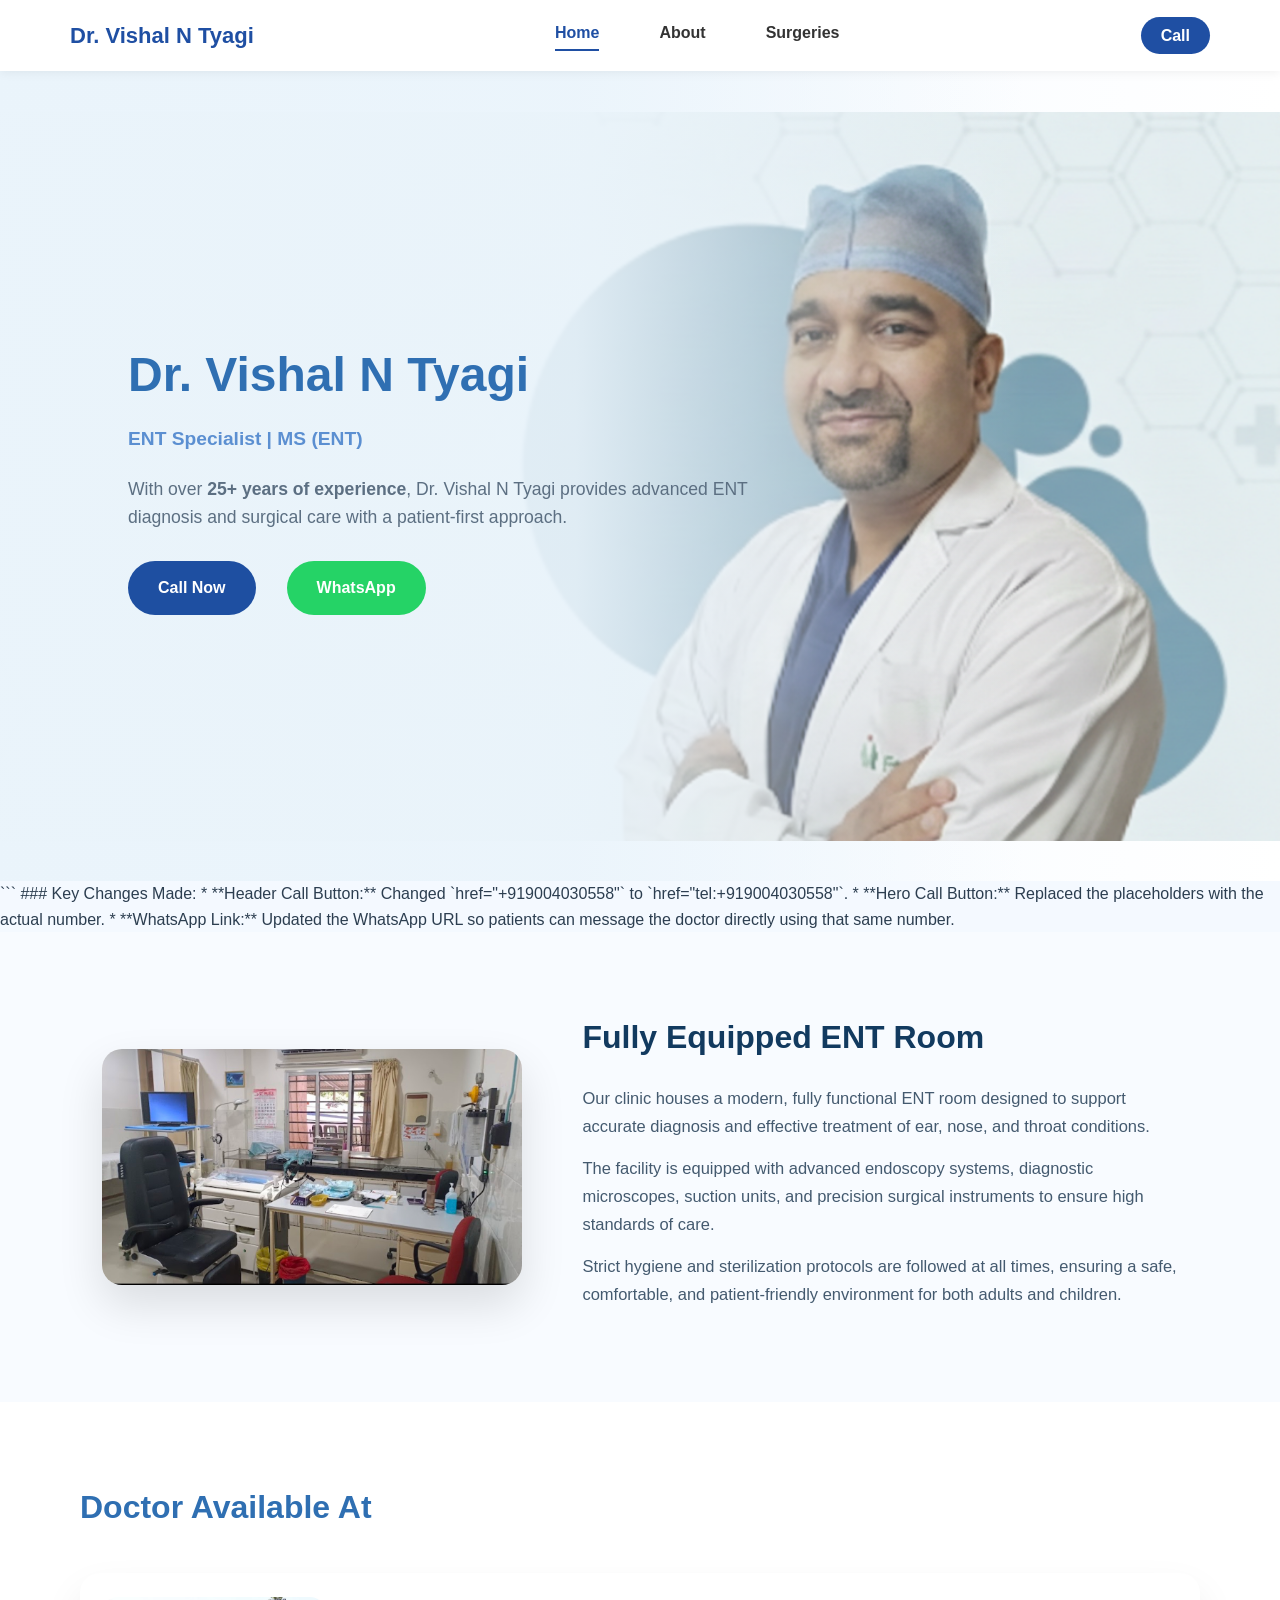
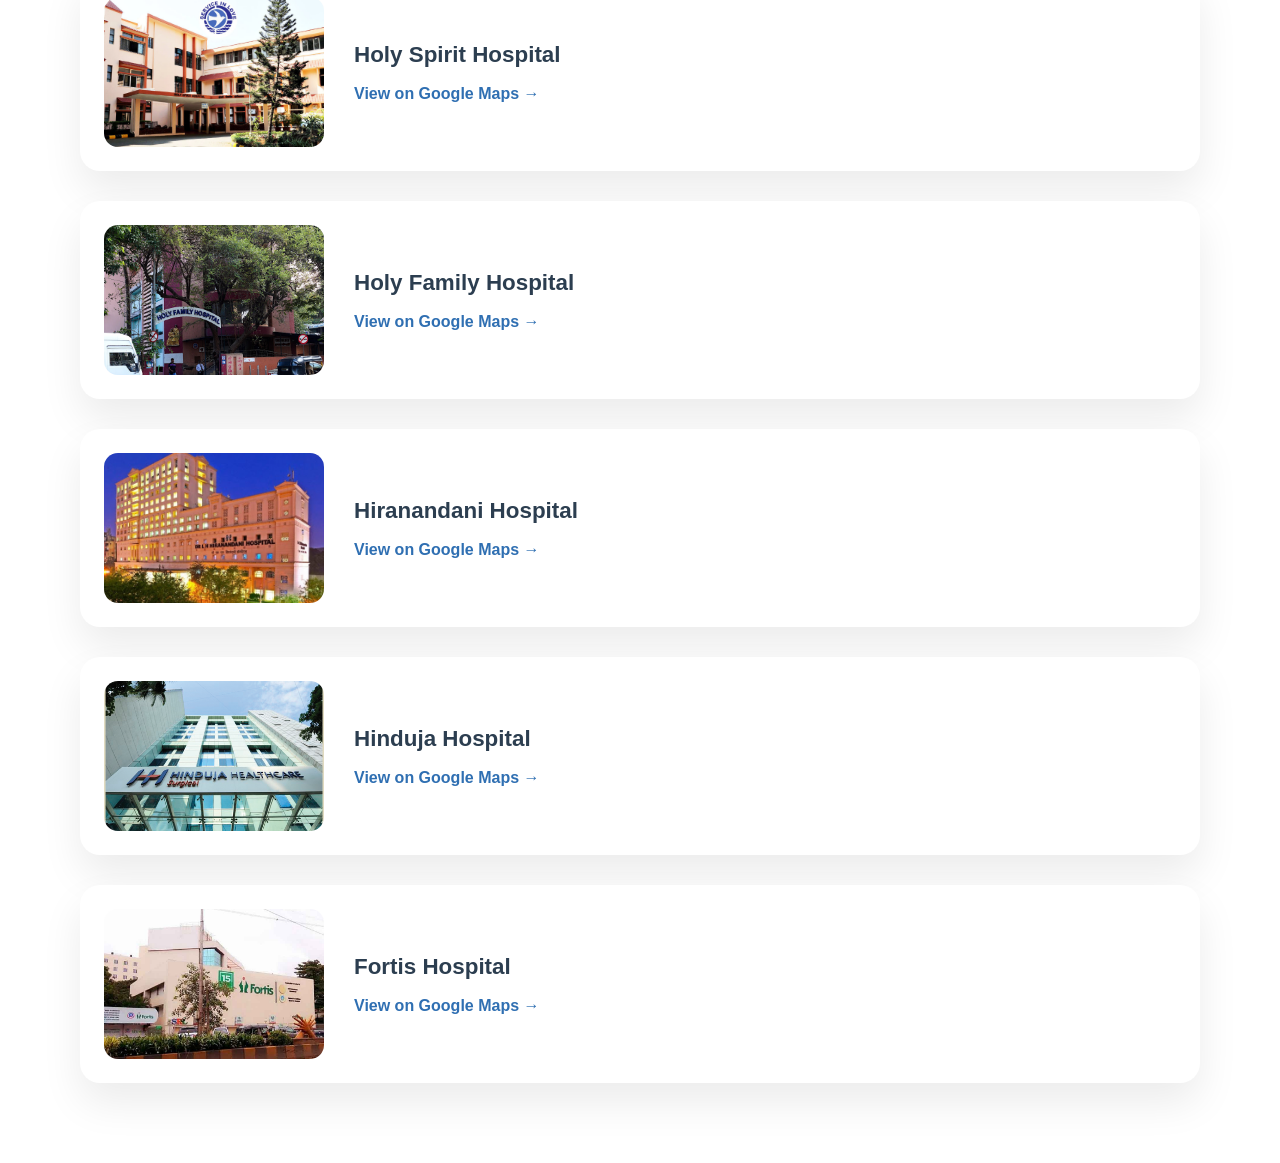
<file: index.html>
<!DOCTYPE html>

<html lang="en">

<head>

  <meta charset="UTF-8">
  <meta name="viewport" content="width=device-width, initial-scale=1.0">

  <title>Dr. Vishal N Tyagi | ENT Specialist</title>

  <link rel="stylesheet" href="style.css">

</head>

<body>
<header class="main-header">
  <div class="header-container">
    <div class="logo">
      <a href="index.html">Dr. Vishal N Tyagi</a>
    </div>

    <nav class="nav-links">
      <a href="index.html" class="active">Home</a>
      <a href="about.html">About</a>
      <a href="surgeries.html">Surgeries</a>
    </nav>

    <div class="header-action">
      <a href="tel:+919004030558" class="call-btn">Call</a>
    </div>
  </div>
</header>

<section class="hero">
  <div class="hero-content">
    <h1>Dr. Vishal N Tyagi</h1>
    <h3>ENT Specialist | MS (ENT)</h3>

    <p>
      With over <strong>25+ years of experience</strong>, Dr. Vishal N Tyagi
      provides advanced ENT diagnosis and surgical care with a
      patient-first approach.
    </p>

    <div class="hero-buttons">
      <a href="tel:+919004030558" class="btn btn-call">Call Now</a>
      
      <a href="https://wa.me/919004030558" target="_blank" class="btn btn-whatsapp">
        WhatsApp
      </a>
    </div>
  </div>
</section>
```

### Key Changes Made:
* **Header Call Button:** Changed `href="+919004030558"` to `href="tel:+919004030558"`.
* **Hero Call Button:** Replaced the placeholders with the actual number.
* **WhatsApp Link:** Updated the WhatsApp URL so patients can message the doctor directly using that same number.



<!-- ENT ROOM SECTION -->

<section class="ent-room-section">

  <div class="ent-room-wrapper">



    <!-- ENT Room Image Card -->

    <div class="ent-room-card">

      <img src="ent-room.png" alt="Fully Equipped ENT Room">

    </div>



    <!-- ENT Room Text -->

    <div class="ent-room-text">

      <h2>Fully Equipped ENT Room</h2>



      <p>

        Our clinic houses a modern, fully functional ENT room designed to support

        accurate diagnosis and effective treatment of ear, nose, and throat conditions.

      </p>



      <p>

        The facility is equipped with advanced endoscopy systems, diagnostic microscopes,

        suction units, and precision surgical instruments to ensure high standards of care.

      </p>



      <p>

        Strict hygiene and sterilization protocols are followed at all times, ensuring a

        safe, comfortable, and patient-friendly environment for both adults and children.

      </p>

    </div>



  </div>

</section>





<!-- HOSPITAL AVAILABILITY -->

<section class="hospital-availability">

  <h2>Doctor Available At</h2>



  <div class="hospital-list">



    <div class="hospital-item">

      <img src="holy-spirit.jpg">

      <div class="hospital-info">

        <h3>Holy Spirit Hospital</h3>

        <a href="https://share.google/3BnDysarCEHOXPaNg" target="_blank">

          View on Google Maps →

        </a>

      </div>

    </div>



    <div class="hospital-item">

      <img src="holy-family.jpg">

      <div class="hospital-info">

        <h3>Holy Family Hospital</h3>

        <a href="https://share.google/TlrdT2Rrsx8s6FlQa" target="_blank">

          View on Google Maps →

        </a>

      </div>

    </div>



    <div class="hospital-item">

      <img src="hiranandani.jpg">

      <div class="hospital-info">

        <h3>Hiranandani Hospital</h3>

        <a href="https://share.google/WzdzlI8L7goKpYzMs" target="_blank">

          View on Google Maps →

        </a>

      </div>

    </div>



    <div class="hospital-item">

      <img src="hinduja.jpg">

      <div class="hospital-info">

        <h3>Hinduja Hospital</h3>

        <a href="https://share.google/BkisdpIWoskp3dHzn" target="_blank">

          View on Google Maps →

        </a>

      </div>

    </div>



    <div class="hospital-item">

      <img src="fortis.jpg">

      <div class="hospital-info">

        <h3>Fortis Hospital</h3>

        <a href="https://share.google/iGoOItB5g6EisHEmK" target="_blank">

          View on Google Maps →

        </a>

      </div>

    </div>



  </div>

</section>



<script src="script.js"></script>

</body>

</html>
</file>
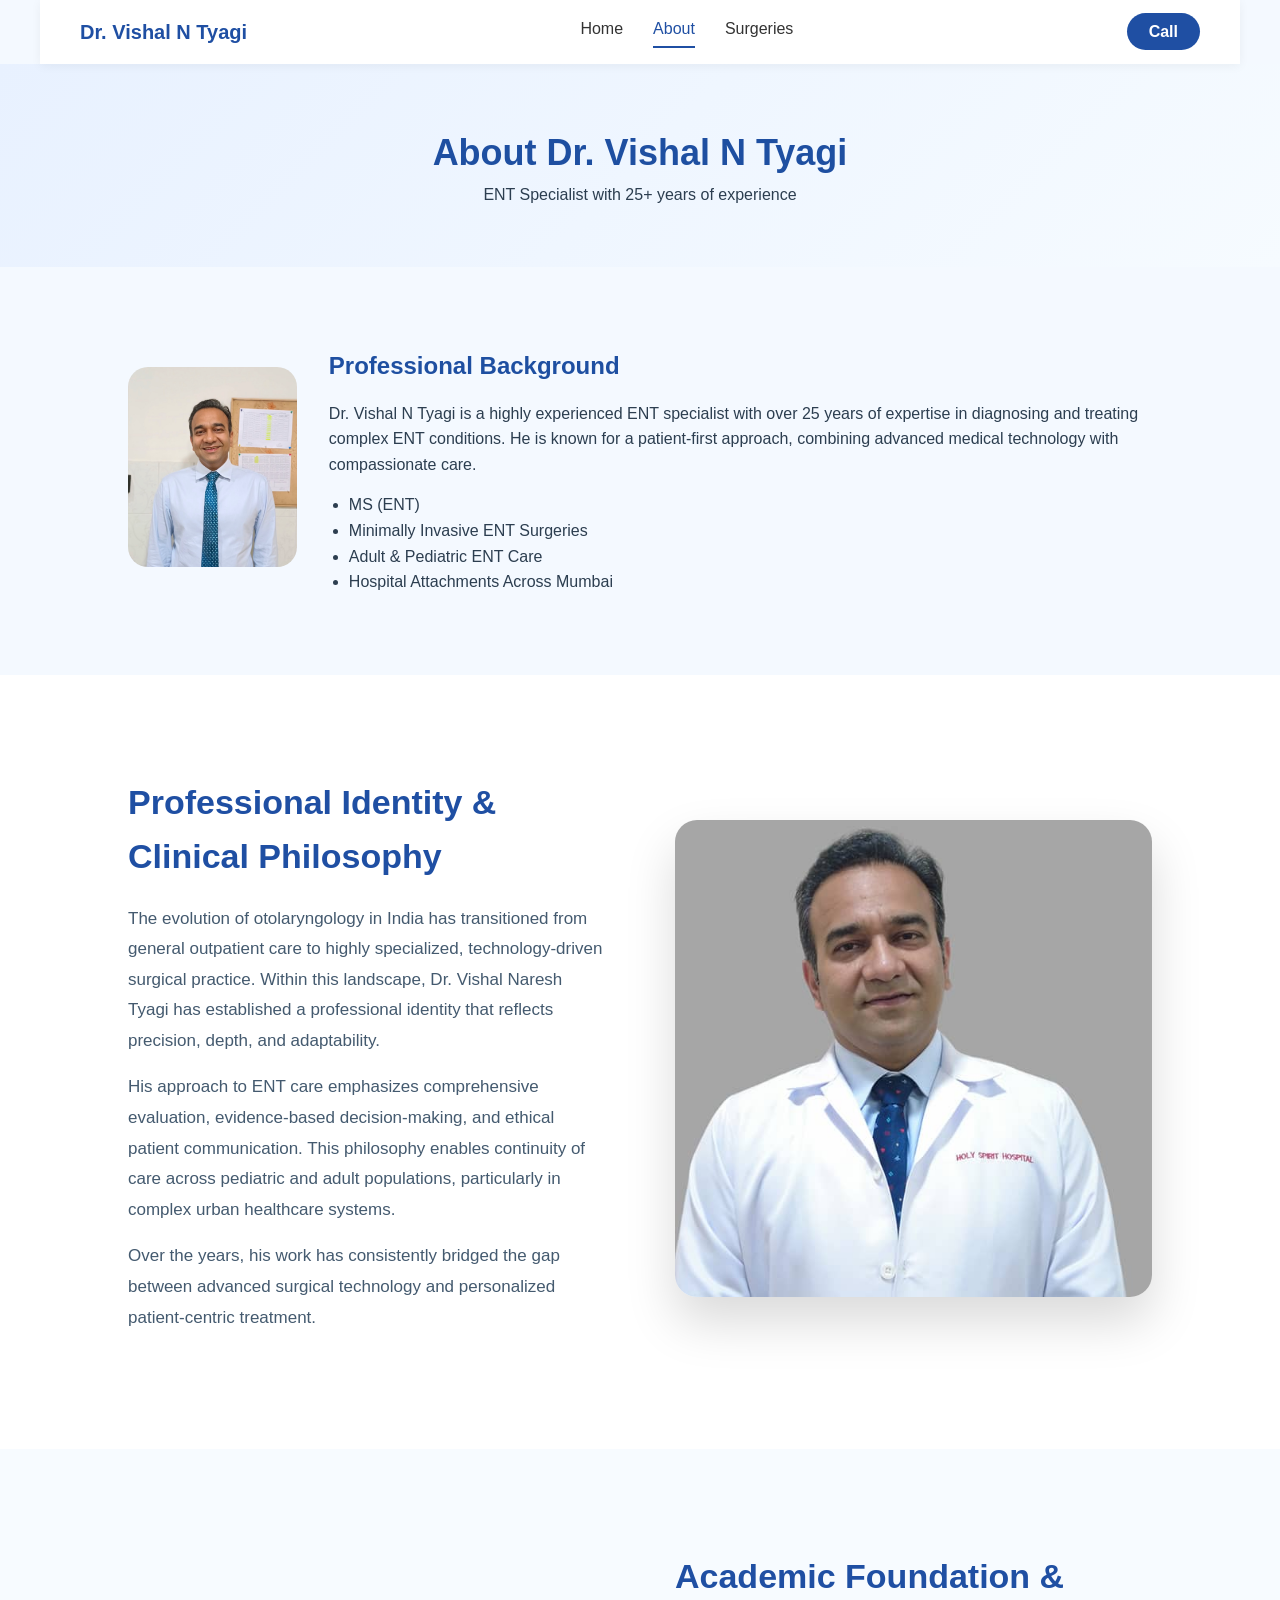
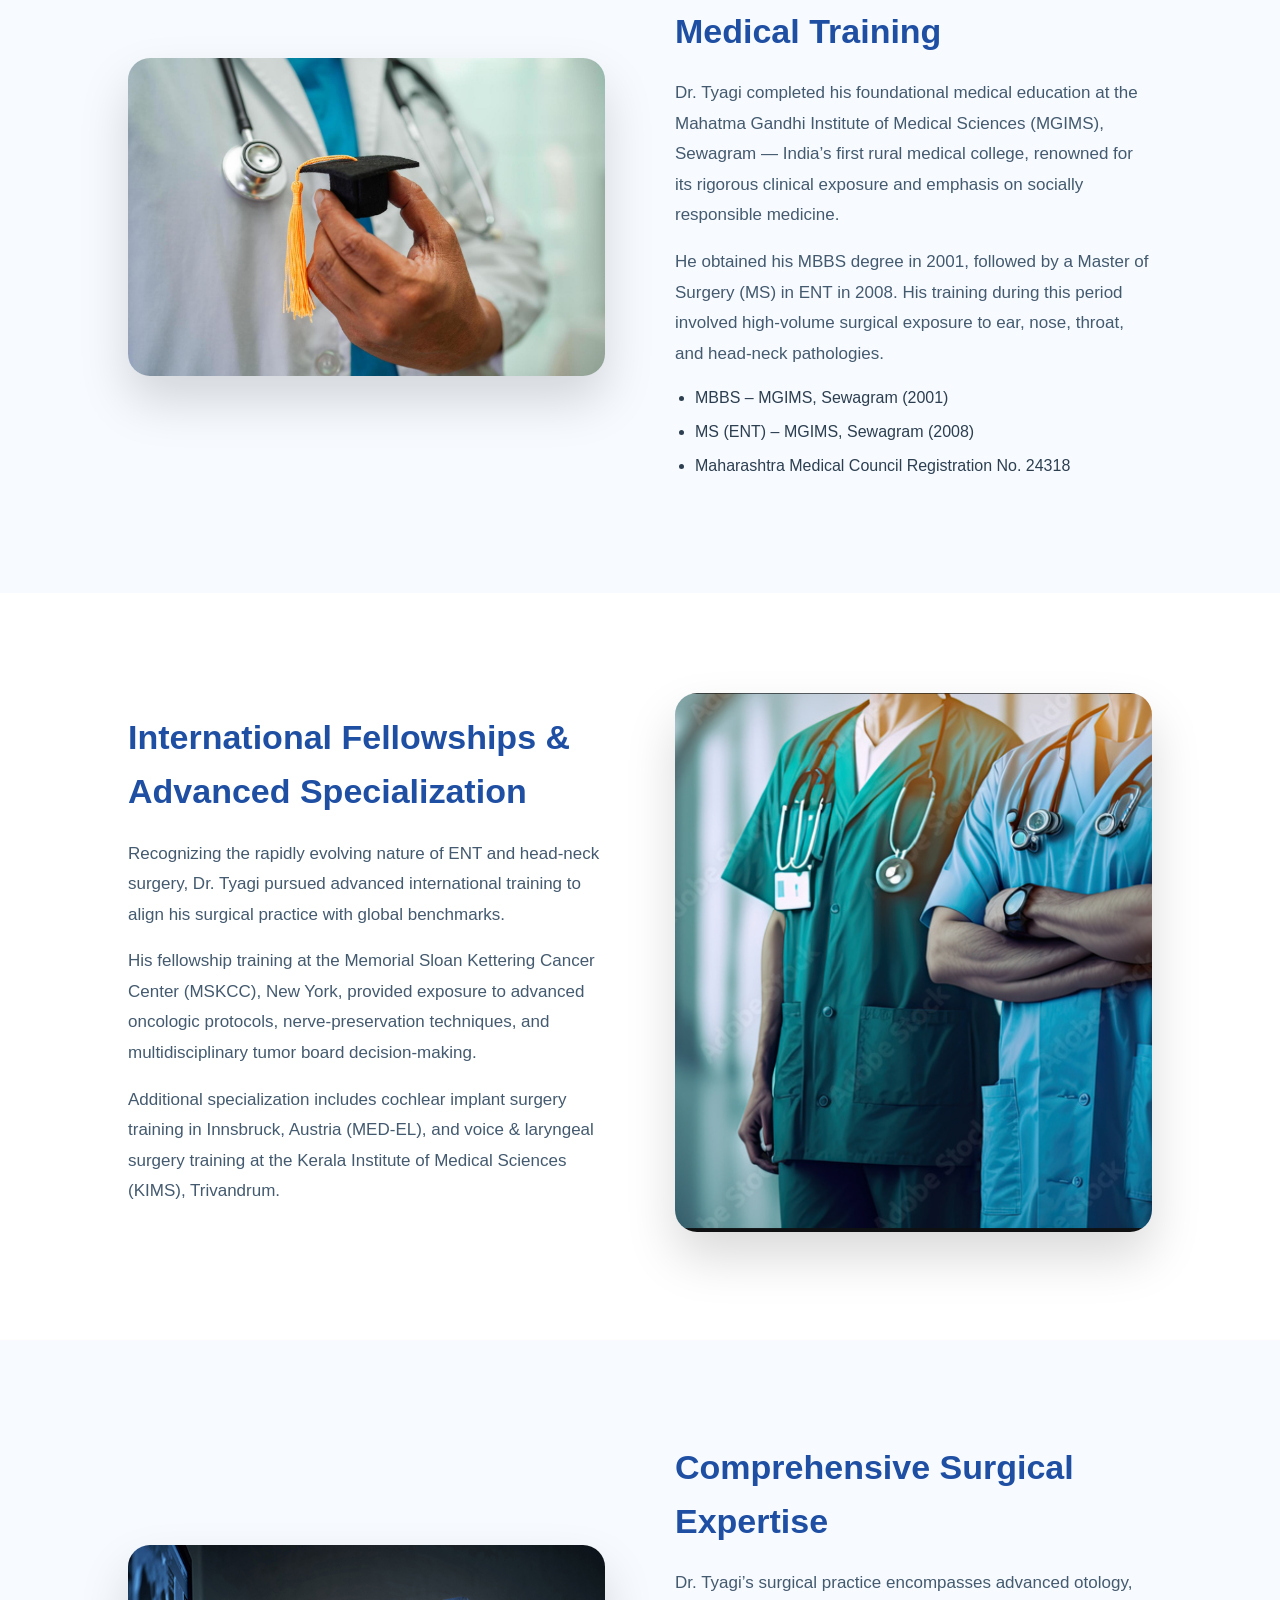
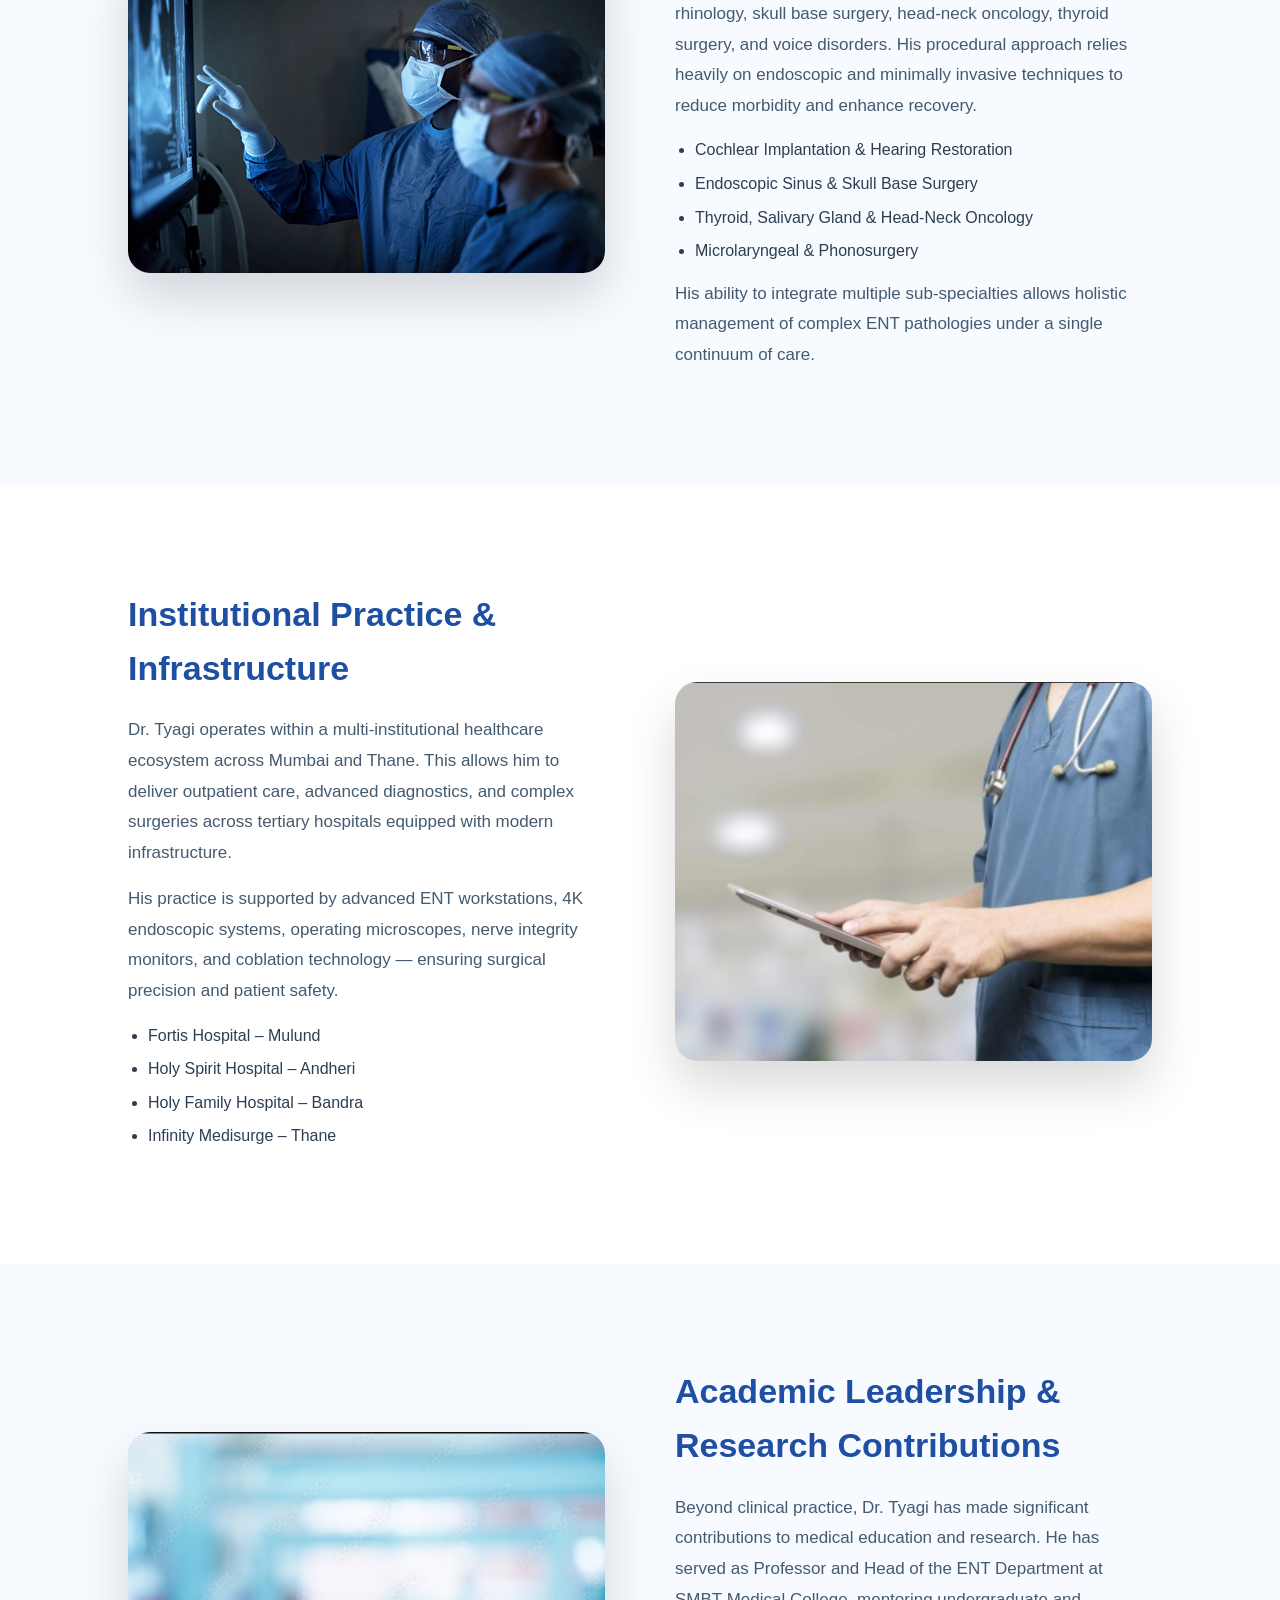
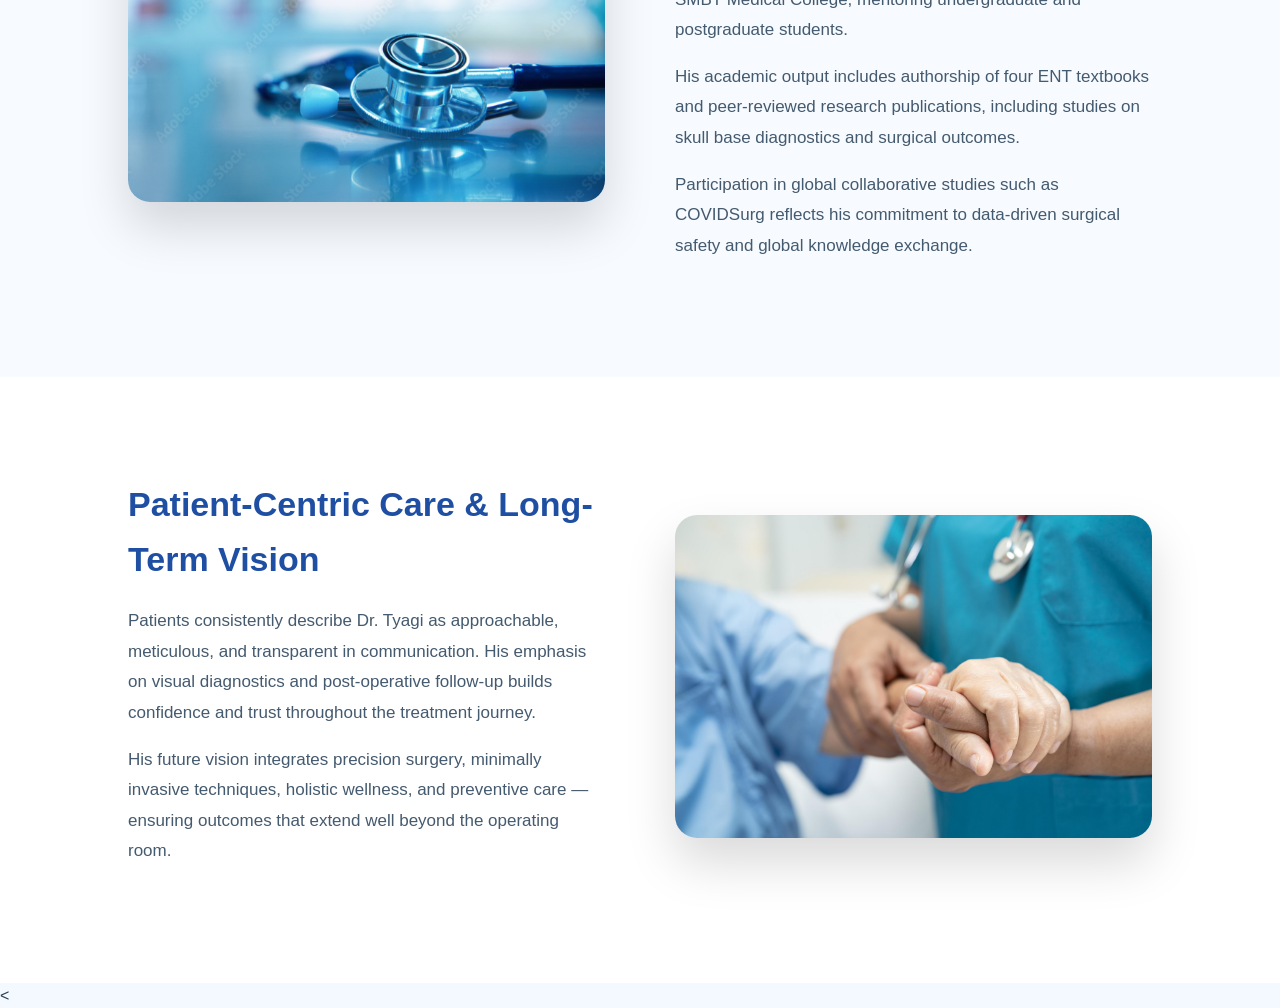
<file: about.html>
<!DOCTYPE html>
<html lang="en">
<head>
  <meta charset="UTF-8">
  <meta name="viewport" content="width=device-width, initial-scale=1.0">
  <title>About Dr. Vishal N Tyagi | ENT Specialist</title>
  <meta name="description" content="Dr. Vishal N Tyagi is a senior ENT specialist with 25+ years of experience in advanced ENT diagnosis and surgery in Mumbai.">
  <link rel="stylesheet" href="style.css">
</head>
<body>

<!-- NAVBAR -->
<header class="navbar">
  <div class="nav-left">
    Dr. Vishal N Tyagi
  </div>

  <nav class="nav-center">
    <a href="index.html">Home</a>
    <a href="about.html" class="active">About</a>
    <a href="surgeries.html">Surgeries</a>
  </nav>

  <div class="nav-right">
    <a href="tel:+919999999999" class="call-btn">Call</a>
  </div>
</header>

<section class="page-header">
  <h1>About Dr. Vishal N Tyagi</h1>
  <p>ENT Specialist with 25+ years of experience</p>
</section>

<section class="about-section">
  <div class="about-image">
    <img src="doctor2.jpg" alt="Dr Vishal N Tyagi">
  </div>

  <div class="about-content">
    <h2>Professional Background</h2>
    <p>
      Dr. Vishal N Tyagi is a highly experienced ENT specialist with over
      25 years of expertise in diagnosing and treating complex ENT conditions.
      He is known for a patient-first approach, combining advanced medical
      technology with compassionate care.
    </p>

    <ul>
      <li>MS (ENT)</li>
      <li>Minimally Invasive ENT Surgeries</li>
      <li>Adult & Pediatric ENT Care</li>
      <li>Hospital Attachments Across Mumbai</li>
    </ul>
  </div>
</section>
<section class="zigzag-section">
  <div class="zigzag-text">
    <h2>Professional Identity & Clinical Philosophy</h2>
    <p>
      The evolution of otolaryngology in India has transitioned from general
      outpatient care to highly specialized, technology-driven surgical
      practice. Within this landscape, Dr. Vishal Naresh Tyagi has established
      a professional identity that reflects precision, depth, and adaptability.
    </p>
    <p>
      His approach to ENT care emphasizes comprehensive evaluation,
      evidence-based decision-making, and ethical patient communication.
      This philosophy enables continuity of care across pediatric and adult
      populations, particularly in complex urban healthcare systems.
    </p>
    <p>
      Over the years, his work has consistently bridged the gap between
      advanced surgical technology and personalized patient-centric treatment.
    </p>
  </div>

  <div class="zigzag-image">
    <img src="doctor3.jpg" alt="Doctor profile">
  </div>
</section>

<!-- ZIGZAG 2 -->
<section class="zigzag-section reverse">
  <div class="zigzag-text">
    <h2>Academic Foundation & Medical Training</h2>
    <p>
      Dr. Tyagi completed his foundational medical education at the Mahatma
      Gandhi Institute of Medical Sciences (MGIMS), Sewagram — India’s first
      rural medical college, renowned for its rigorous clinical exposure and
      emphasis on socially responsible medicine.
    </p>
    <p>
      He obtained his MBBS degree in 2001, followed by a Master of Surgery
      (MS) in ENT in 2008. His training during this period involved high-volume
      surgical exposure to ear, nose, throat, and head-neck pathologies.
    </p>
    <ul>
      <li>MBBS – MGIMS, Sewagram (2001)</li>
      <li>MS (ENT) – MGIMS, Sewagram (2008)</li>
      <li>Maharashtra Medical Council Registration No. 24318</li>
    </ul>
  </div>

  <div class="zigzag-image">
    <img src="doctor4.jpg" alt="Medical education">
  </div>
</section>

<!-- ZIGZAG 3 -->
<section class="zigzag-section">
  <div class="zigzag-text">
    <h2>International Fellowships & Advanced Specialization</h2>
    <p>
      Recognizing the rapidly evolving nature of ENT and head-neck surgery,
      Dr. Tyagi pursued advanced international training to align his surgical
      practice with global benchmarks.
    </p>
    <p>
      His fellowship training at the Memorial Sloan Kettering Cancer Center
      (MSKCC), New York, provided exposure to advanced oncologic protocols,
      nerve-preservation techniques, and multidisciplinary tumor board
      decision-making.
    </p>
    <p>
      Additional specialization includes cochlear implant surgery training
      in Innsbruck, Austria (MED-EL), and voice & laryngeal surgery training
      at the Kerala Institute of Medical Sciences (KIMS), Trivandrum.
    </p>
  </div>

  <div class="zigzag-image">
    <img src="doctor8.png" alt="International training">
  </div>
</section>

<!-- ZIGZAG 4 -->
<section class="zigzag-section reverse">
  <div class="zigzag-text">
    <h2>Comprehensive Surgical Expertise</h2>
    <p>
      Dr. Tyagi’s surgical practice encompasses advanced otology, rhinology,
      skull base surgery, head-neck oncology, thyroid surgery, and voice
      disorders. His procedural approach relies heavily on endoscopic and
      minimally invasive techniques to reduce morbidity and enhance recovery.
    </p>
    <ul>
      <li>Cochlear Implantation & Hearing Restoration</li>
      <li>Endoscopic Sinus & Skull Base Surgery</li>
      <li>Thyroid, Salivary Gland & Head-Neck Oncology</li>
      <li>Microlaryngeal & Phonosurgery</li>
    </ul>
    <p>
      His ability to integrate multiple sub-specialties allows holistic
      management of complex ENT pathologies under a single continuum of care.
    </p>
  </div>

  <div class="zigzag-image">
    <img src="doctor5.jpg" alt="Surgical expertise">
  </div>
</section>

<!-- ZIGZAG 5 -->
<section class="zigzag-section">
  <div class="zigzag-text">
    <h2>Institutional Practice & Infrastructure</h2>
    <p>
      Dr. Tyagi operates within a multi-institutional healthcare ecosystem
      across Mumbai and Thane. This allows him to deliver outpatient care,
      advanced diagnostics, and complex surgeries across tertiary hospitals
      equipped with modern infrastructure.
    </p>
    <p>
      His practice is supported by advanced ENT workstations, 4K endoscopic
      systems, operating microscopes, nerve integrity monitors, and coblation
      technology — ensuring surgical precision and patient safety.
    </p>
    <ul>
      <li>Fortis Hospital – Mulund</li>
      <li>Holy Spirit Hospital – Andheri</li>
      <li>Holy Family Hospital – Bandra</li>
      <li>Infinity Medisurge – Thane</li>
    </ul>
  </div>

  <div class="zigzag-image">
    <img src="doctor6.png" alt="Hospital infrastructure">
  </div>
</section>

<!-- ZIGZAG 6 -->
<section class="zigzag-section reverse">
  <div class="zigzag-text">
    <h2>Academic Leadership & Research Contributions</h2>
    <p>
      Beyond clinical practice, Dr. Tyagi has made significant contributions
      to medical education and research. He has served as Professor and Head
      of the ENT Department at SMBT Medical College, mentoring undergraduate
      and postgraduate students.
    </p>
    <p>
      His academic output includes authorship of four ENT textbooks and
      peer-reviewed research publications, including studies on skull base
      diagnostics and surgical outcomes.
    </p>
    <p>
      Participation in global collaborative studies such as COVIDSurg
      reflects his commitment to data-driven surgical safety and global
      knowledge exchange.
    </p>
  </div>

  <div class="zigzag-image">
    <img src="doctor7.png" alt="Research and academics">
  </div>
</section>

<!-- ZIGZAG 7 -->
<section class="zigzag-section">
  <div class="zigzag-text">
    <h2>Patient-Centric Care & Long-Term Vision</h2>
    <p>
      Patients consistently describe Dr. Tyagi as approachable, meticulous,
      and transparent in communication. His emphasis on visual diagnostics
      and post-operative follow-up builds confidence and trust throughout
      the treatment journey.
    </p>
    <p>
      His future vision integrates precision surgery, minimally invasive
      techniques, holistic wellness, and preventive care — ensuring outcomes
      that extend well beyond the operating room.
    </p>
  </div>

  <div class="zigzag-image">
    <img src="doctor9.png" alt="Patient care vision">
  </div>
</section>
<script src="script.js"></script>
</body>
</html>

<
</file>
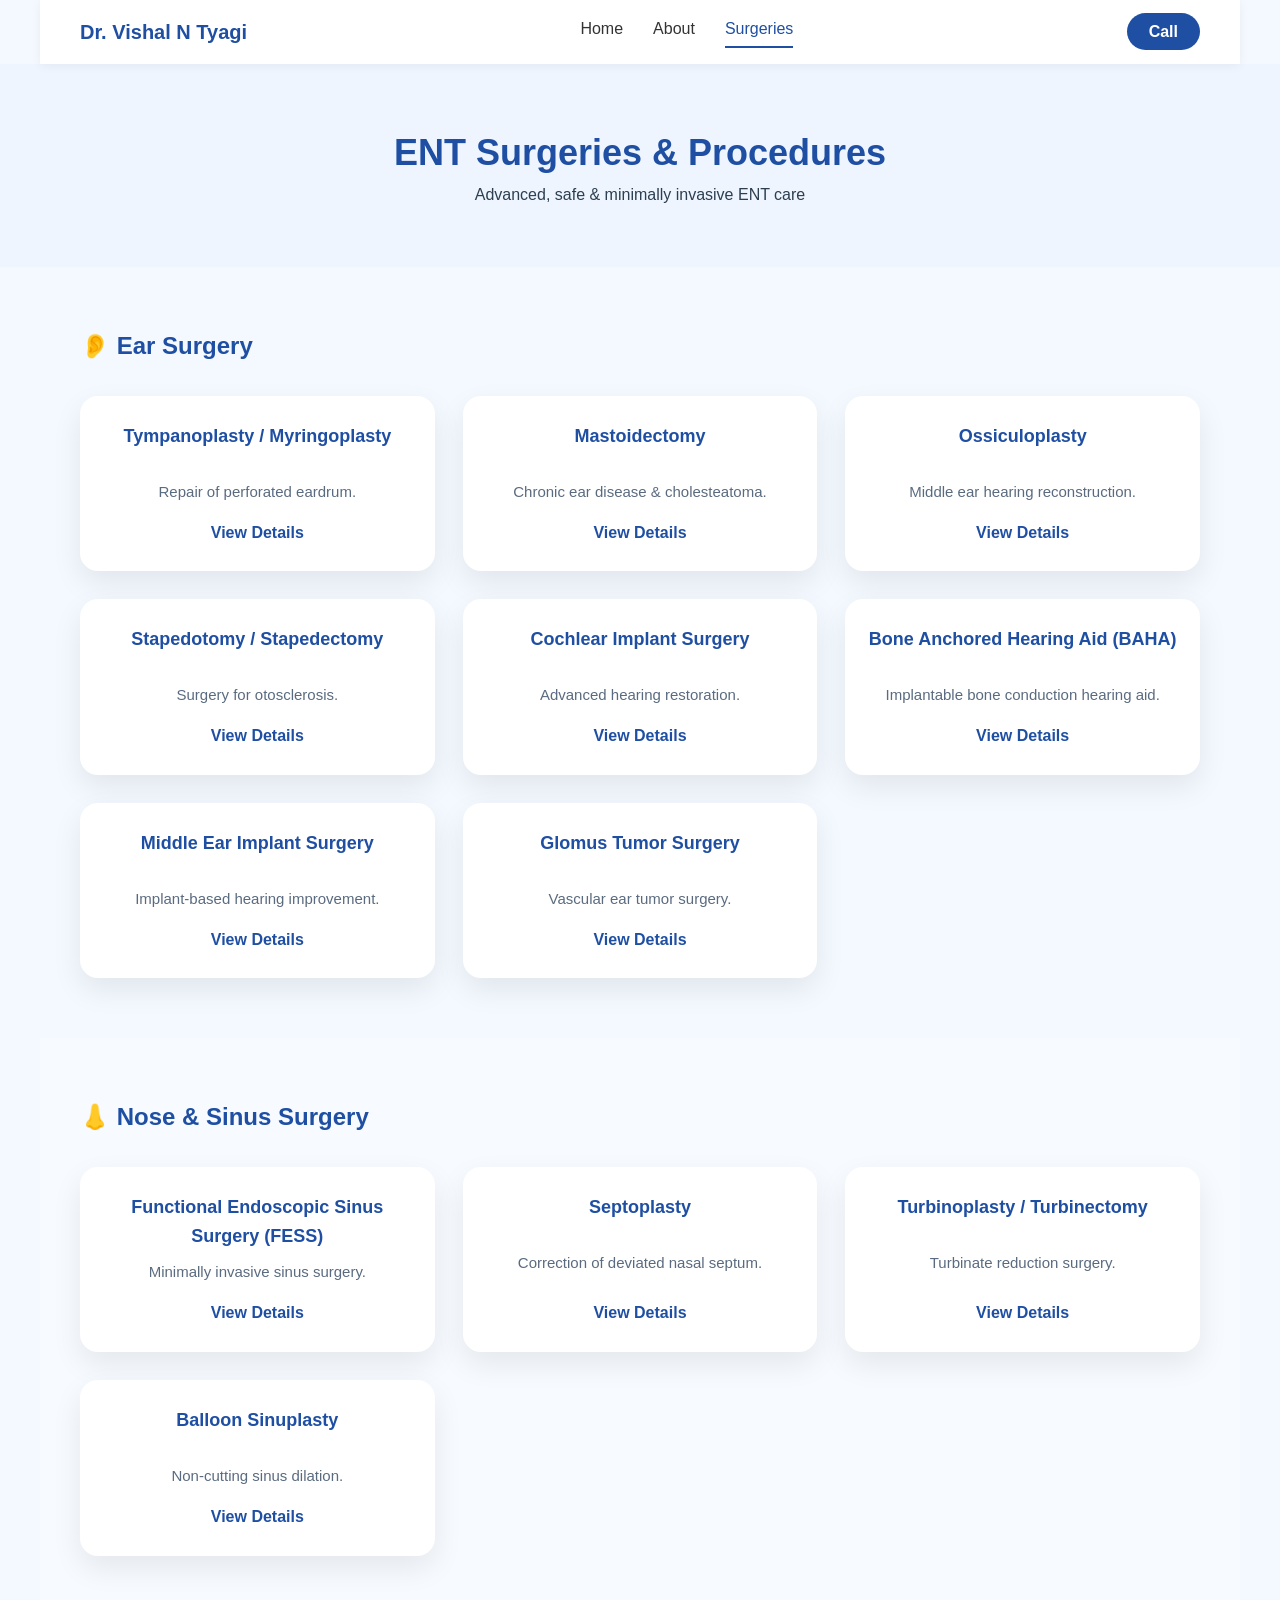
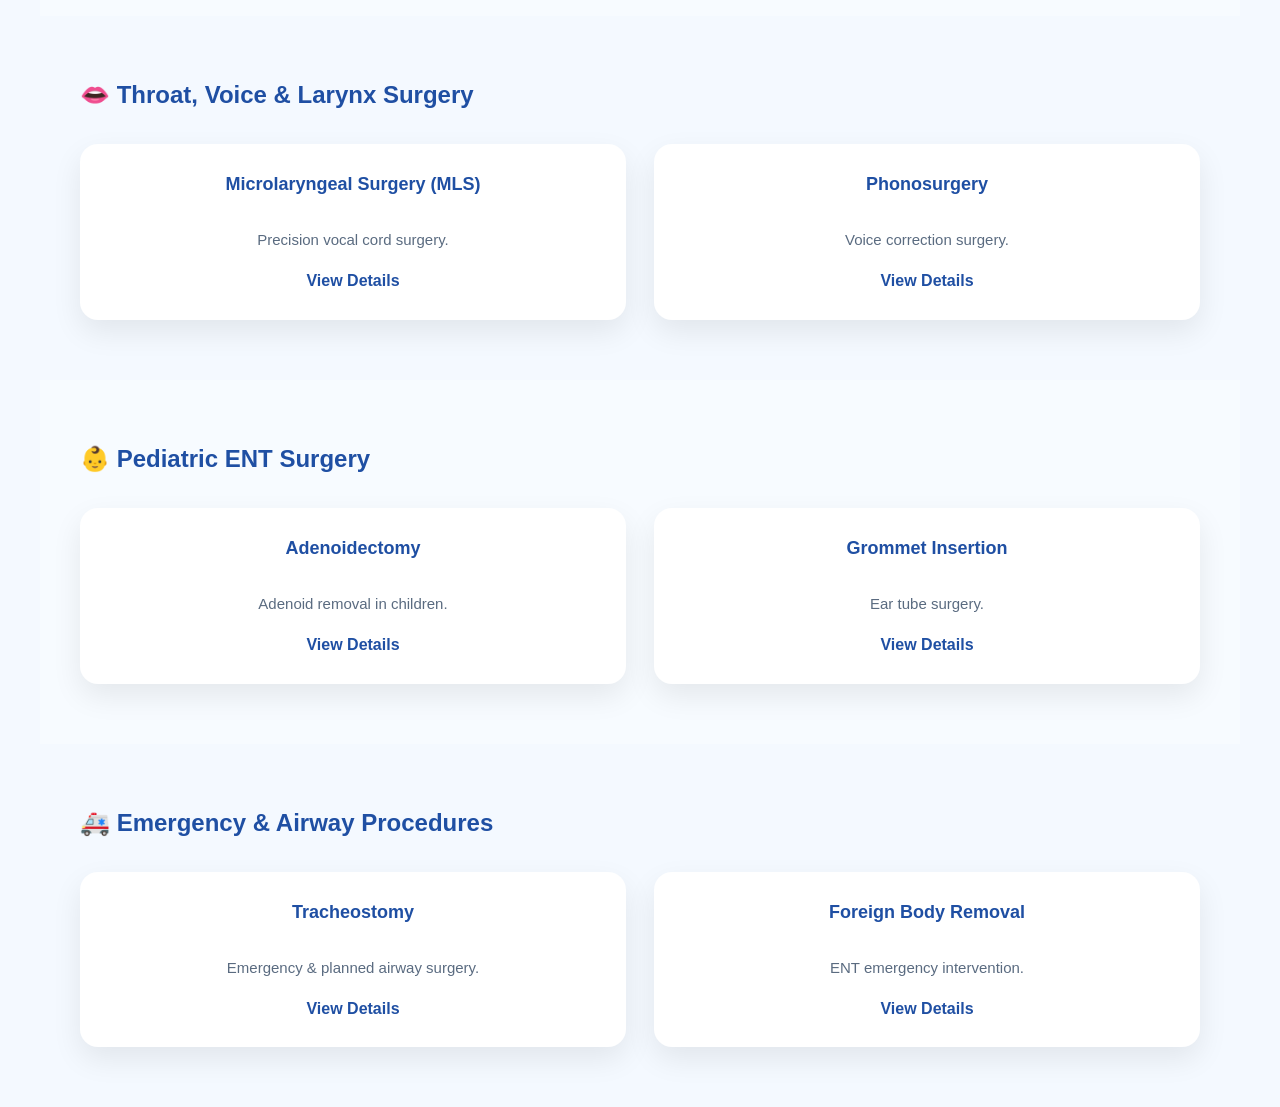
<file: surgeries.html>
<!DOCTYPE html>
<html lang="en">
<head>
  <meta charset="UTF-8">
  <meta name="viewport" content="width=device-width, initial-scale=1.0">
  <title>ENT Surgeries | Dr. Vishal N Tyagi</title>
  <meta name="description" content="Comprehensive ENT surgeries performed by Dr. Vishal N Tyagi including ear, nose, throat, pediatric, head & neck, sleep and emergency procedures.">
  <link rel="stylesheet" href="style.css">
</head>
<body>

<!-- NAVBAR -->
<header class="navbar">
  <div class="nav-left">Dr. Vishal N Tyagi</div>

  <nav class="nav-center">
    <a href="index.html">Home</a>
    <a href="about.html">About</a>
    <a href="surgeries.html" class="active">Surgeries</a>
  </nav>

  <div class="nav-right">
    <a href="tel:+919999999999" class="call-btn">Call</a>
  </div>
</header>

<!-- HERO -->
<section class="page-hero">
  <h1>ENT Surgeries & Procedures</h1>
  <p>Advanced, safe & minimally invasive ENT care</p>
</section>

<!-- ================= EAR SURGERY ================= -->
<section class="surgery-section">
  <h2>👂 Ear Surgery</h2>
  <div class="surgery-grid">

    <div class="surgery-card">
      <h3>Tympanoplasty / Myringoplasty</h3>
      <p>Repair of perforated eardrum.</p>
      <a class="toggle-btn">View Details</a>
      <div class="surgery-details">
        <p>Microsurgical repair of the eardrum to prevent infections and improve hearing.</p>
        <p><strong>Recovery:</strong> 2–4 weeks</p>
      </div>
    </div>

    <div class="surgery-card">
      <h3>Mastoidectomy</h3>
      <p>Chronic ear disease & cholesteatoma.</p>
      <a class="toggle-btn">View Details</a>
      <div class="surgery-details">
        <p>Removal of infected mastoid air cells to stop disease progression.</p>
        <p><strong>Recovery:</strong> 3–6 weeks</p>
      </div>
    </div>

    <div class="surgery-card">
      <h3>Ossiculoplasty</h3>
      <p>Middle ear hearing reconstruction.</p>
      <a class="toggle-btn">View Details</a>
      <div class="surgery-details">
        <p>Repair or replacement of damaged hearing bones.</p>
      </div>
    </div>

    <div class="surgery-card">
      <h3>Stapedotomy / Stapedectomy</h3>
      <p>Surgery for otosclerosis.</p>
      <a class="toggle-btn">View Details</a>
      <div class="surgery-details">
        <p>Restores hearing by replacing fixed stapes bone.</p>
      </div>
    </div>

    <div class="surgery-card">
      <h3>Cochlear Implant Surgery</h3>
      <p>Advanced hearing restoration.</p>
      <a class="toggle-btn">View Details</a>
      <div class="surgery-details">
        <p>Electronic implant stimulating auditory nerve directly.</p>
      </div>
    </div>

    <div class="surgery-card">
      <h3>Bone Anchored Hearing Aid (BAHA)</h3>
      <p>Implantable bone conduction hearing aid.</p>
      <a class="toggle-btn">View Details</a>
      <div class="surgery-details">
        <p>Ideal for conductive & mixed hearing loss.</p>
      </div>
    </div>

    <div class="surgery-card">
      <h3>Middle Ear Implant Surgery</h3>
      <p>Implant-based hearing improvement.</p>
      <a class="toggle-btn">View Details</a>
      <div class="surgery-details">
        <p>Improves clarity and sound transmission.</p>
      </div>
    </div>

    <div class="surgery-card">
      <h3>Glomus Tumor Surgery</h3>
      <p>Vascular ear tumor surgery.</p>
      <a class="toggle-btn">View Details</a>
      <div class="surgery-details">
        <p>Specialized surgery for complex middle ear tumors.</p>
      </div>
    </div>

  </div>
</section>

<!-- ================= NOSE & SINUS ================= -->
<section class="surgery-section light-bg">
  <h2>👃 Nose & Sinus Surgery</h2>
  <div class="surgery-grid">

    <div class="surgery-card">
      <h3>Functional Endoscopic Sinus Surgery (FESS)</h3>
      <p>Minimally invasive sinus surgery.</p>
      <a class="toggle-btn">View Details</a>
      <div class="surgery-details">
        <p>Restores sinus drainage using endoscopic techniques.</p>
      </div>
    </div>

    <div class="surgery-card">
      <h3>Septoplasty</h3>
      <p>Correction of deviated nasal septum.</p>
      <a class="toggle-btn">View Details</a>
      <div class="surgery-details">
        <p>Improves nasal breathing and airflow.</p>
      </div>
    </div>

    <div class="surgery-card">
      <h3>Turbinoplasty / Turbinectomy</h3>
      <p>Turbinate reduction surgery.</p>
      <a class="toggle-btn">View Details</a>
      <div class="surgery-details">
        <p>Relieves nasal blockage.</p>
      </div>
    </div>

    <div class="surgery-card">
      <h3>Balloon Sinuplasty</h3>
      <p>Non-cutting sinus dilation.</p>
      <a class="toggle-btn">View Details</a>
      <div class="surgery-details">
        <p>Quick recovery sinus treatment.</p>
      </div>
    </div>

  </div>
</section>

<!-- ================= THROAT & VOICE ================= -->
<section class="surgery-section">
  <h2>👄 Throat, Voice & Larynx Surgery</h2>
  <div class="surgery-grid">

    <div class="surgery-card">
      <h3>Microlaryngeal Surgery (MLS)</h3>
      <p>Precision vocal cord surgery.</p>
      <a class="toggle-btn">View Details</a>
      <div class="surgery-details">
        <p>Used for nodules, polyps, cysts.</p>
      </div>
    </div>

    <div class="surgery-card">
      <h3>Phonosurgery</h3>
      <p>Voice correction surgery.</p>
      <a class="toggle-btn">View Details</a>
      <div class="surgery-details">
        <p>Improves voice quality.</p>
      </div>
    </div>

  </div>
</section>

<!-- ================= PEDIATRIC ================= -->
<section class="surgery-section light-bg">
  <h2>👶 Pediatric ENT Surgery</h2>
  <div class="surgery-grid">

    <div class="surgery-card">
      <h3>Adenoidectomy</h3>
      <p>Adenoid removal in children.</p>
      <a class="toggle-btn">View Details</a>
      <div class="surgery-details">
        <p>Improves breathing & ear health.</p>
      </div>
    </div>

    <div class="surgery-card">
      <h3>Grommet Insertion</h3>
      <p>Ear tube surgery.</p>
      <a class="toggle-btn">View Details</a>
      <div class="surgery-details">
        <p>Prevents recurrent ear infections.</p>
      </div>
    </div>

  </div>
</section>

<!-- ================= EMERGENCY ================= -->
<section class="surgery-section">
  <h2>🚑 Emergency & Airway Procedures</h2>
  <div class="surgery-grid">

    <div class="surgery-card">
      <h3>Tracheostomy</h3>
      <p>Emergency & planned airway surgery.</p>
      <a class="toggle-btn">View Details</a>
      <div class="surgery-details">
        <p>Life-saving airway procedure.</p>
      </div>
    </div>

    <div class="surgery-card">
      <h3>Foreign Body Removal</h3>
      <p>ENT emergency intervention.</p>
      <a class="toggle-btn">View Details</a>
      <div class="surgery-details">
        <p>Removal from ear, nose, throat & airway.</p>
      </div>
    </div>

  </div>
</section>

<script src="script.js"></script>
</body>
</html>
</file>
<file: style.css>
/* ===============================
   ROOT COLOR PALETTE (MEDICAL)
================================ */

:root {

  --blue-primary: #2f6fb2;

  --blue-soft: #eaf4fb;

  --blue-light: #cfe9f7;

  --green-action: #25d366;

  --text-dark: #1f2f3a;

  --text-muted: #5c6f82;

  --card-bg: #ffffff;

  --shadow-soft: 0 20px 40px rgba(0, 0, 0, 0.08);

}



/* ===============================

   GLOBAL STYLES

================================ */

* {

  margin: 0;

  padding: 0;

  box-sizing: border-box;

  font-family: "Segoe UI", system-ui, -apple-system, BlinkMacSystemFont;

}



body {

  background: #f7fbff;

  color: var(--text-dark);

  line-height: 1.6;

}



/* ===============================

   HERO SECTION

================================ */

.hero {

  position: relative;

  min-height: 90vh;

  display: flex;

  align-items: center;

  padding: 80px;

  overflow: hidden;

}



/* LEFT-SIDE GRADIENT ONLY */

.hero::before {

  content: "";

  position: absolute;

  inset: 0;

  background: linear-gradient(

    to right,

    rgba(234, 244, 251, 0.98) 0%,

    rgba(234, 244, 251, 0.9) 45%,

    rgba(234, 244, 251, 0.4) 65%,

    rgba(234, 244, 251, 0) 80%

  );

  z-index: 1;

}



/* DOCTOR IMAGE – SHARP & CLEAR */

.hero::after {

  content: "";

  position: absolute;

  inset: 0;

  background: url("home-bg.png") no-repeat right center;

  background-size: auto 90%;

  z-index: 0;

}



/* HERO CONTENT */

.hero-content {

  position: relative;

  z-index: 2;

  max-width: 650px;

}



.hero-content h1 {

  font-size: 3rem;

  color: var(--blue-primary);

  margin-bottom: 10px;

}



.hero-content h3 {

  font-size: 1.2rem;

  font-weight: 600;

  color: #5b8fd1;

  margin-bottom: 20px;

}



.hero-content p {

  font-size: 1.1rem;

  color: var(--text-muted);

  margin-bottom: 30px;

}



/* HERO BUTTONS */

.hero-buttons {

  display: flex;

  gap: 16px;

}



.btn {

  padding: 14px 28px;

  border-radius: 30px;

  font-weight: 600;

  text-decoration: none;

  transition: all 0.3s ease;

}



.btn.call {

  background: var(--blue-primary);

  color: white;

}



.btn.call:hover {

  background: #245a94;

}



.btn.whatsapp {

  background: var(--green-action);

  color: white;

}



.btn.whatsapp:hover {

  background: #1ebc5c;

}



/* ===============================

   ENT ROOM SECTION

================================ */

.ent-room {

  background: #f5f9fc;

  padding: 80px;

}



.ent-room-wrapper {

  display: flex;

  align-items: center;

  gap: 60px;

  max-width: 1200px;

  margin: auto;

}



.ent-room img {

  width: 420px;

  height: 420px;

  object-fit: cover;

  border-radius: 20px;

  box-shadow: var(--shadow-soft);

}



.ent-room-content h2 {

  font-size: 2rem;

  color: var(--blue-primary);

  margin-bottom: 16px;

}



.ent-room-content p {

  font-size: 1.05rem;

  color: var(--text-muted);

}



/* ===============================

   HOSPITAL AVAILABILITY

================================ */

.hospital-availability {

  padding: 80px;

  background: #ffffff;

}



.hospital-availability h2 {

  font-size: 2rem;

  margin-bottom: 40px;

  color: var(--blue-primary);

}



/* HOSPITAL LIST */

.hospital-list {

  display: flex;

  flex-direction: column;

  gap: 30px;

}



/* HOSPITAL ITEM */

.hospital-item {

  display: flex;

  align-items: center;

  gap: 30px;

  background: var(--card-bg);

  padding: 24px;

  border-radius: 20px;

  box-shadow: var(--shadow-soft);

}



.hospital-item img {

  width: 220px;

  height: 150px;

  object-fit: cover;

  border-radius: 14px;

}



.hospital-info h3 {

  font-size: 1.4rem;

  margin-bottom: 8px;

}



.hospital-info p {

  color: var(--text-muted);

  margin-bottom: 10px;

}



.hospital-info a {

  color: var(--blue-primary);

  font-weight: 600;

  text-decoration: none;

}



.hospital-info a:hover {

  text-decoration: underline;

}



/* ===============================

   RESPONSIVE

================================ */

@media (max-width: 1024px) {

  .hero {

    padding: 60px;

  }



  .hero::after {

    background-size: auto 80%;

  }



  .ent-room-wrapper {

    flex-direction: column;

    text-align: center;

  }

}



@media (max-width: 768px) 

{

  .hero {

    min-height: auto;

    padding: 60px 30px;

  }



  .hero::after {

    opacity: 0.25;

    background-position: center;

  }



  .hero-content h1 {

    font-size: 2.2rem;

  }



  .hospital-item {

    flex-direction: column;

    text-align: center;

  }



  .hospital-item img {

    width: 100%;

    height: 200px;

  }

}

/* ===============================

   ENT ROOM SECTION

================================ */

.ent-room-section {

  padding: 80px 8%;

  background: #f8fbff;

}



.ent-room-wrapper {

  display: flex;

  align-items: center;

  gap: 60px;

  max-width: 1200px;

  margin: auto;

}



/* Image Card */

.ent-room-card {

  background: #ffffff;

  border-radius: 20px;

  box-shadow: 0 20px 45px rgba(0, 0, 0, 0.12);

  overflow: hidden;

  width: 420px;

  flex-shrink: 0;

}



.ent-room-card img {

  width: 100%;

  height: auto;

  display: block;

}



/* Text */

.ent-room-text h2 {

  font-size: 32px;

  color: #123a5f;

  margin-bottom: 20px;

}



.ent-room-text p {

  font-size: 16.5px;

  line-height: 1.7;

  color: #445a6f;

  margin-bottom: 14px;

}



/* Mobile */

@media (max-width: 900px) {

  .ent-room-wrapper {

    flex-direction: column;

  }



  .ent-room-card {

    width: 100%;

    max-width: 480px;

  }

}







.btn-call {

  padding: 12px 26px;

  background: #2f6db5;

  color: #fff;

  text-decoration: none;

  border-radius: 30px;

  font-weight: 600;

  transition: background 0.3s ease;

}



.btn-call:hover {

  background: #245a96;

}



.btn-whatsapp {

  padding: 12px 28px;

  background: #25d366;

  color: #fff;

  text-decoration: none;

  border-radius: 30px;

  font-weight: 600;

  transition: background 0.3s ease;

}



.btn-whatsapp:hover {

  background: #1ebe5d;

}



/* Responsive */

@media (max-width: 900px) {

  .ent-room-container {

    flex-direction: column;

    text-align: center;

  }



  .ent-room-image img {

    max-width: 100%;

  }



  .ent-room-buttons {

    justify-content: center;

  }

}

.navbar {

  position: sticky;

  top: 0;

  z-index: 1000;

  background: #ffffff;

  box-shadow: 0 2px 10px rgba(0,0,0,0.05);

}



.nav-container {

  max-width: 1200px;

  margin: auto;

  padding: 14px 20px;

  display: flex;

  align-items: center;

  justify-content: space-between;

}



.logo {

  font-size: 20px;

  font-weight: 700;

  color: #1e4fa1;

}



.nav-links a {

  margin: 0 14px;

  text-decoration: none;

  color: #333;

  font-weight: 500;

}



.nav-links a.active,

.nav-links a:hover {

  color: #1e4fa1;

}



.nav-cta {

  background: #1e4fa1;

  color: #fff;

  padding: 10px 18px;

  border-radius: 30px;

  text-decoration: none;

  font-weight: 600;

}

.page-header {

  background: linear-gradient(135deg, #e8f1ff, #f6fbff);

  padding: 60px 20px;

  text-align: center;

}



.page-header h1 {

  color: #1e4fa1;

  font-size: 36px;

}



.about-section {

  display: flex;

  align-items: center;

  gap: 32px;          /* ⬅ reduce from 60px or more */

  padding: 80px 10%;

}

.about-image img {

  width: 360px;

  max-width: 100%;

  border-radius: 20px;

}







.about-grid {

  max-width: 1200px;

  margin: auto;

  display: grid;

  grid-template-columns: 1fr 1.2fr;

  gap: 40px;

  align-items: center;

}







.about-content h2 {

  color: #1e4fa1;

  margin-bottom: 15px;

}



.about-content ul {

  margin-top: 15px;

  padding-left: 20px;

}









* {

  margin: 0;

  padding: 0;

  box-sizing: border-box;

  font-family: "Segoe UI", sans-serif;

}



body {

  background: #f4f9ff;

  color: #2c3e50;

}



/* ===== NAVBAR ===== */

header {

  background: #ffffff;

  box-shadow: 0 2px 10px rgba(0,0,0,0.06);

  position: sticky;

  top: 0;

  z-index: 100;

}



.navbar {

  max-width: 1200px;

  margin: auto;

  padding: 15px 20px;

  display: flex;

  justify-content: space-between;

  align-items: center;

}



.navbar h2 {

  color: #1e4fa1;

}



.nav-links a {

  margin: 0 15px;

  text-decoration: none;

  color: #1e4fa1;

  font-weight: 600;

}



.nav-links a.active {

  border-bottom: 3px solid #1e4fa1;

}



.call-btn {

  background: #1e4fa1;

  color: white;

  padding: 10px 20px;

  border-radius: 30px;

  text-decoration: none;

  font-weight: 600;

}



/* ===== HERO ===== */

.hero {

  display: flex;

  align-items: center;

  justify-content: space-between;

  padding: 80px 10%;

  background: linear-gradient(to right, #eef6ff, #ffffff);

}



.hero-text {

  max-width: 600px;

}



.hero-text h1 {

  font-size: 48px;

  color: #1e4fa1;

}



.hero-text h3 {

  margin: 15px 0;

  color: #5d8bd8;

}



.hero-text p {

  margin: 20px 0;

  line-height: 1.7;

}



.hero-buttons a {

  display: inline-block;

  margin-right: 15px;

  padding: 14px 30px;

  border-radius: 30px;

  text-decoration: none;

  font-weight: 600;

}



.btn-call {

  background: #1e4fa1;

  color: white;

}



.btn-whatsapp {

  background: #25d366;

  color: white;

}



.hero-image img {

  max-width: 420px;

}



/* ===== SECTIONS ===== */

.section {

  max-width: 1200px;

  margin: auto;

  padding: 80px 20px;

}



.section h2 {

  font-size: 36px;

  margin-bottom: 25px;

  color: #1e4fa1;

}



.section h3 {

  margin-top: 25px;

  color: #355fa8;

}



.section p {

  max-width: 900px;

  line-height: 1.8;

  margin-top: 10px;

}

.navbar {

  display: flex;

  align-items: center;

  justify-content: space-between;

  padding: 16px 40px;

  background: #ffffff;

  box-shadow: 0 2px 10px rgba(0,0,0,0.05);

  position: sticky;

  top: 0;

  z-index: 100;

}



/* Left */

.nav-left {

  font-size: 20px;

  font-weight: 700;

  color: #1f4fa3;

}



/* Center */

.nav-center {

  display: flex;

  gap: 30px;

}



.nav-center a {

  text-decoration: none;

  font-size: 16px;

  color: #333;

  font-weight: 500;

}



.nav-center a:hover,

.nav-center a.active {

  color: #1f4fa3;

  border-bottom: 2px solid #1f4fa3;

  padding-bottom: 4px;

}



/* Right */

.call-btn {

  background: #1f4fa3;

  color: #fff;

  padding: 10px 22px;

  border-radius: 25px;

  text-decoration: none;

  font-weight: 600;

}



.call-btn:hover {

  background: #163c7a;

}

.main-header {

  background: #ffffff;

  box-shadow: 0 2px 10px rgba(0,0,0,0.06);

  position: sticky;

  top: 0;

  z-index: 1000;

}



.header-container {

  max-width: 1200px;

  margin: auto;

  padding: 18px 30px;

  display: flex;

  align-items: center;

  justify-content: space-between;

}



.logo a {

  font-size: 22px;

  font-weight: 700;

  color: #1f4fa3;

  text-decoration: none;

}



.nav-links {

  display: flex;

  gap: 30px;

}



.nav-links a {

  text-decoration: none;

  font-size: 16px;

  color: #333;

  padding-bottom: 4px;

}



.nav-links a.active {

  color: #1f4fa3;

  border-bottom: 2px solid #1f4fa3;

  font-weight: 600;

}



.header-action .call-btn {

  background: #1f4fa3;

  color: #fff;

  padding: 10px 20px;

  border-radius: 25px;

  text-decoration: none;

  font-weight: 600;

}

.page-hero {

  background: #eef5ff;

  padding: 60px 20px;

  text-align: center;

}



.page-hero h1 {

  color: #1f4fa3;

  font-size: 36px;

}



.surgery-section {

  padding: 60px 40px;

  max-width: 1200px;

  margin: auto;

}



.light-bg {

  background: #f7fbff;

}



.surgery-section h2 {

  color: #1f4fa3;

  margin-bottom: 30px;

}



.surgery-grid {

  display: grid;

  grid-template-columns: repeat(auto-fit, minmax(260px, 1fr));

  gap: 25px;

}



.surgery-card {

  background: #fff;

  border-radius: 14px;

  box-shadow: 0 10px 30px rgba(0,0,0,0.08);

  padding: 20px;

  text-align: center;

}



.surgery-card img {

  width: 100%;

  height: 180px;

  object-fit: cover;

  border-radius: 10px;

  margin-bottom: 15px;

}



.care-section {

  background: #eef5ff;

  padding: 60px 40px;

}



.care-grid {

  max-width: 900px;

  margin: auto;

  display: grid;

  grid-template-columns: repeat(auto-fit, minmax(280px, 1fr));

  gap: 30px;

}



.care-box {

  background: #fff;

  padding: 30px;

  border-radius: 14px;

  box-shadow: 0 8px 20px rgba(0,0,0,0.08);

}



.care-box h3 {

  color: #1f4fa3;

  margin-bottom: 15px;

}

.about-deep,

.about-block {

  max-width: 1200px;

  margin: auto;

  padding: 70px 10%;

}



.about-block h3 {

  color: #1f4fa3;

  margin-bottom: 20px;

}



.about-lead {

  font-size: 18px;

  color: #5c6f82;

  margin-bottom: 20px;

}



.two-column {

  display: grid;

  grid-template-columns: repeat(auto-fit, minmax(280px, 1fr));

  gap: 40px;

}



.expertise-grid {

  display: grid;

  grid-template-columns: repeat(auto-fit, minmax(260px, 1fr));

  gap: 30px;

}



.expertise-card {

  background: #fff;

  padding: 25px;

  border-radius: 16px;

  box-shadow: 0 10px 25px rgba(0,0,0,0.08);

}



.light-bg {

  background: #f7fbff;

}

/* ===== ABOUT PAGE HERO ===== */

.about-page-hero {

  padding: 100px 12%;

  background: linear-gradient(135deg, #eaf4fb, #f7fbff);

  text-align: center;

}



.about-page-hero h1 {

  font-size: 48px;

  color: #1f4fa3;

  margin-bottom: 15px;

}



.about-page-hero p {

  font-size: 20px;

  color: #5c6f82;

  max-width: 900px;

  margin: auto;

}



/* ===== ZIGZAG LAYOUT ===== */

.zigzag-section {

  display: flex;

  align-items: center;

  gap: 70px;

  padding: 100px 10%;

  background: #ffffff;

}



.zigzag-section.reverse {

  flex-direction: row-reverse;

  background: #f7fbff;

}



.zigzag-text {

  flex: 1;

}



.zigzag-text h2 {

  font-size: 34px;

  color: #1f4fa3;

  margin-bottom: 20px;

}



.zigzag-text p {

  font-size: 17px;

  line-height: 1.8;

  color: #445a6f;

  margin-bottom: 16px;

}



.zigzag-text ul {

  margin: 15px 0 15px 20px;

}



.zigzag-text li {

  margin-bottom: 8px;

  color: #2c3e50;

}



.zigzag-image {

  flex: 1;

}



.zigzag-image img {

  width: 100%;

  max-width: 480px;

  border-radius: 22px;

  box-shadow: 0 25px 50px rgba(0,0,0,0.15);

}



/* ===== RESPONSIVE ===== */

@media (max-width: 900px) {

  .zigzag-section,

  .zigzag-section.reverse {

    flex-direction: column;

    text-align: center;

  }



  .zigzag-text ul {

    text-align: left;

  }

}

/* ===== EXPANDABLE SURGERY CARDS ===== */



.expandable {

  position: relative;

}



.toggle-btn {

  margin-top: 10px;

  background: transparent;

  border: none;

  color: #1f4fa3;

  font-weight: 600;

  cursor: pointer;

}



.expand-content {

  display: none;

  margin-top: 20px;

  text-align: left;

  font-size: 15px;

  line-height: 1.7;

}



.expand-content h4 {

  color: #1f4fa3;

  margin-top: 18px;

}



.expand-content ul {

  padding-left: 18px;

  margin-top: 8px;

}



.expand-content ul li {

  margin-bottom: 6px;

}



.recovery {

  margin-top: 12px;

  font-weight: 600;

  color: #2c3e50;

}



/* Active state */

.expandable.active .expand-content {

  display: block;

}

.surgery-details {

  display: none;

  margin-top: 15px;

  text-align: left;

}



.surgery-card.active .surgery-details {

  display: block;

}



.toggle-btn {

  color: #1f4fa3;

  font-weight: 600;

  cursor: pointer;

}

.surgery-grid {

  align-items: start;

}

/* ===============================

   PRE & POST OP CARE – PREMIUM UI

================================ */



.care-master-section {

  padding: 90px 8%;

  background: linear-gradient(180deg, #f4f9ff, #ffffff);

}



/* HERO */

.care-hero {

  max-width: 900px;

  margin-bottom: 60px;

}



.care-hero h2 {

  font-size: 38px;

  color: #1f4fa3;

  margin-bottom: 14px;

}



.care-hero p {

  font-size: 17px;

  color: #556b85;

  line-height: 1.8;

}



/* BLOCK */

.care-block {

  margin-bottom: 80px;

}



.care-block h3 {

  font-size: 30px;

  color: #123a5f;

  margin-bottom: 35px;

  position: relative;

}



.care-block h3::after {

  content: "";

  width: 80px;

  height: 4px;

  background: #1f4fa3;

  display: block;

  margin-top: 10px;

  border-radius: 10px;

}



/* GRID */

.care-grid {

  display: grid;

  grid-template-columns: repeat(auto-fit, minmax(260px, 1fr));

  gap: 30px;

}



/* CARD */

.care-card {

  background: #ffffff;

  border-radius: 18px;

  padding: 28px 26px;

  box-shadow: 0 18px 40px rgba(0,0,0,0.08);

  transition: transform 0.3s ease, box-shadow 0.3s ease;

}



.care-card:hover {

  transform: translateY(-6px);

  box-shadow: 0 28px 55px rgba(0,0,0,0.12);

}



.care-card h4 {

  font-size: 20px;

  color: #1f4fa3;

  margin-bottom: 14px;

}



.care-card ul {

  padding-left: 18px;

}



.care-card li {

  font-size: 15.5px;

  color: #4b5f75;

  margin-bottom: 8px;

  line-height: 1.6;

}



/* HIGHLIGHT CARD */

.care-card.highlight {

  background: linear-gradient(135deg, #1f4fa3, #3f74d8);

  color: #ffffff;

}



.care-card.highlight h4,

.care-card.highlight li {

  color: #ffffff;

}



/* LIGHT BG SECTION */

.care-block.light-bg {

  background: #f0f6ff;

  padding: 60px;

  border-radius: 30px;

}



/* ALERT */

.care-alert {

  background: #fff3f3;

  border-left: 6px solid #d93025;

  padding: 35px 40px;

  border-radius: 20px;

}



.care-alert h3 {

  color: #d93025;

  margin-bottom: 15px;

}



.care-alert ul {

  padding-left: 20px;

}



.care-alert li {

  color: #5f2a2a;

  font-size: 16px;

  margin-bottom: 8px;

}



/* RESPONSIVE */

@media (max-width: 768px) {

  .care-hero h2 {

    font-size: 30px;

  }



  .care-block h3 {

    font-size: 24px;

  }



  .care-block.light-bg {

    padding: 40px 20px;

  }

}

/* FORCE HIGHLIGHT CARD TO WHITE */

.care-card.highlight {

  background: #ffffff !important;

  color: #4b5f75 !important;

}



.care-card.highlight h4,

.care-card.highlight li {

  color: #1f4fa3 !important;

}

/* ===============================

   SURGERY CARD – UNIFORM SIZE

================================ */



.surgery-grid {

  display: grid;

  grid-template-columns: repeat(auto-fit, minmax(260px, 1fr));

  gap: 28px;

  align-items: stretch; /* KEY */

}



.surgery-card {

  background: #ffffff;

  border-radius: 18px;

  box-shadow: 0 12px 30px rgba(0, 0, 0, 0.08);

  padding: 26px 22px;

  display: flex;                /* KEY */

  flex-direction: column;       /* KEY */

  justify-content: space-between; /* KEY */

  height: 100%;                 /* KEY */

  transition: transform 0.25s ease, box-shadow 0.25s ease;

}



.surgery-card:hover {

  transform: translateY(-6px);

  box-shadow: 0 20px 40px rgba(0, 0, 0, 0.12);

}



/* Image/Icon at top */

.surgery-card img {

  width: 100%;

  height: 160px;        /* FIXED HEIGHT */

  object-fit: cover;

  border-radius: 12px;

  margin-bottom: 16px;

}



/* Headings */

.surgery-card h3 {

  font-size: 18px;

  color: #1f4fa3;

  margin-bottom: 10px;

  min-height: 48px;     /* NORMALISE HEADING HEIGHT */

}



/* Description */

.surgery-card p {

  font-size: 15px;

  color: #5a6b80;

  line-height: 1.6;

  margin-bottom: 16px;

}



/* View Details Button */

.surgery-card .toggle-btn {

  margin-top: auto;    /* PUSH TO BOTTOM */

  text-align: center;

  color: #1f4fa3;

  font-weight: 600;

  text-decoration: none;

  cursor: pointer;

}



.surgery-card .toggle-btn:hover {

  text-decoration: underline;

}

/* ===============================
   MOBILE / TABLET FIXES
   Added to stabilize layout and text scaling on smaller screens.
================================ */

html {
  -webkit-text-size-adjust: 100%;
}

body {
  overflow-x: hidden;
}

img {
  max-width: 100%;
  height: auto;
}

@media (max-width: 1024px) {
  .hero,
  .ent-room-section,
  .hospital-availability,
  .surgery-section,
  .care-section,
  .zigzag-section,
  .zigzag-section.reverse,
  .about-section {
    padding-left: 6%;
    padding-right: 6%;
  }

  .header-container {
    padding: 16px 20px;
    gap: 16px;
  }

  .nav-links {
    gap: 16px;
  }

  .navbar {
    padding: 14px 20px;
    gap: 16px;
  }

  .nav-center {
    gap: 18px;
  }
}

@media (max-width: 768px) {
  .main-header,
  .navbar,
  header {
    position: sticky;
    top: 0;
  }

  .header-container {
    flex-wrap: wrap;
    justify-content: center;
  }

  .logo {
    width: 100%;
    text-align: center;
  }

  .logo a {
    font-size: 20px;
  }

  .nav-links {
    order: 3;
    width: 100%;
    display: flex;
    flex-wrap: wrap;
    justify-content: center;
    gap: 12px 18px;
  }

  .header-action {
    order: 2;
  }

  .navbar {
    flex-wrap: wrap;
    justify-content: center;
  }

  .nav-left {
    width: 100%;
    text-align: center;
    font-size: 18px;
  }

  .nav-center {
    width: 100%;
    display: flex;
    flex-wrap: wrap;
    justify-content: center;
    gap: 10px 16px;
  }

  .nav-center a,
  .nav-links a {
    font-size: 15px;
  }

  .nav-right,
  .header-action {
    width: 100%;
    display: flex;
    justify-content: center;
  }

  .call-btn {
    padding: 9px 18px;
    font-size: 14px;
  }

  .hero {
    min-height: auto;
    padding-top: 56px;
    padding-bottom: 56px;
    text-align: left;
  }

  .hero::before {
    background: linear-gradient(
      to right,
      rgba(234, 244, 251, 0.96) 0%,
      rgba(234, 244, 251, 0.93) 58%,
      rgba(234, 244, 251, 0.62) 76%,
      rgba(234, 244, 251, 0.25) 100%
    );
  }

  .hero::after {
    background-position: right -40px center;
    background-size: auto 100%;
    opacity: 0.62;
  }

  .hero-content {
    max-width: 100%;
  }

  .hero-content h1 {
    font-size: clamp(1.9rem, 7vw, 2.4rem);
    line-height: 1.2;
  }

  .hero-content h3 {
    font-size: clamp(1rem, 4.2vw, 1.2rem);
  }

  .hero-content p {
    font-size: 1rem;
  }

  .hero-buttons {
    flex-direction: column;
    align-items: stretch;
  }

  .hero-buttons .btn,
  .hero-buttons .btn-call,
  .hero-buttons .btn-whatsapp {
    width: 100%;
    text-align: center;
  }

  .ent-room-wrapper,
  .about-section,
  .zigzag-section,
  .zigzag-section.reverse,
  .hospital-item {
    flex-direction: column;
    text-align: left;
    gap: 24px;
  }

  .ent-room-text h2,
  .page-header h1,
  .page-hero h1 {
    font-size: clamp(1.7rem, 6.5vw, 2.1rem);
  }

  .zigzag-text h2 {
    font-size: clamp(1.5rem, 6vw, 2rem);
  }

  .zigzag-text p,
  .about-content p,
  .surgery-card p {
    font-size: 0.98rem;
    line-height: 1.7;
  }

  .hospital-item img {
    width: 100%;
    max-width: 100%;
    height: auto;
  }

  .hospital-availability,
  .surgery-section,
  .care-section {
    padding-top: 48px;
    padding-bottom: 48px;
  }

  .surgery-grid {
    grid-template-columns: 1fr;
  }

  .surgery-card h3 {
    min-height: 0;
  }

  .care-grid {
    grid-template-columns: 1fr;
  }
}

@media (max-width: 480px) {
  .hero,
  .ent-room-section,
  .hospital-availability,
  .surgery-section,
  .care-section,
  .zigzag-section,
  .zigzag-section.reverse,
  .about-section {
    padding-left: 18px;
    padding-right: 18px;
  }

  .logo a,
  .nav-left {
    font-size: 17px;
  }

  .nav-center a,
  .nav-links a {
    font-size: 14px;
  }

  .page-header,
  .page-hero {
    padding: 44px 18px;
  }

  .hero {
    padding-top: 48px;
    padding-bottom: 48px;
  }

  .hero::after {
    background-position: right -75px center;
    background-size: auto 96%;
    opacity: 0.56;
  }
}
</file>
